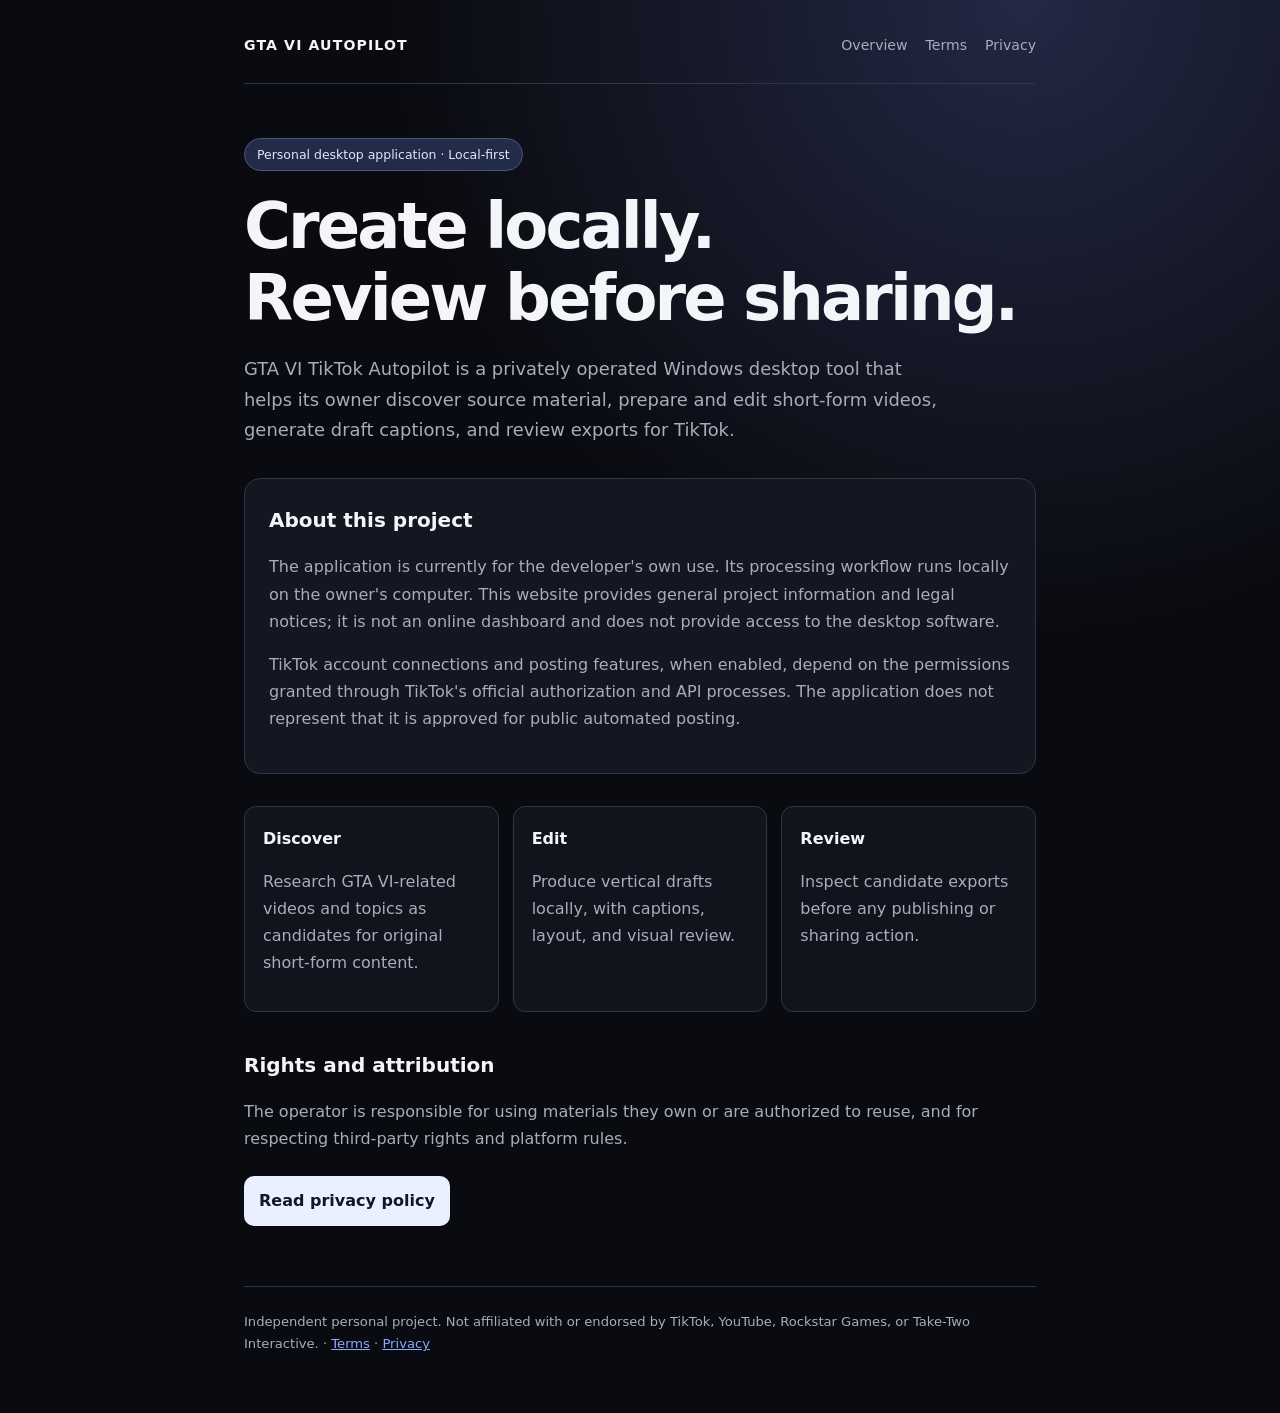
<file: index.html>
<!DOCTYPE html><html lang="en"><head><meta charset="utf-8"><meta name="viewport" content="width=device-width, initial-scale=1"><meta name="robots" content="noindex,nofollow"><meta name="description" content="Information about the privately operated GTA VI TikTok Autopilot desktop tool."><title>GTA VI Autopilot — Desktop Creator Tool</title><link rel="stylesheet" href="style.css"></head><body><div class="wrap"><header><span class="brand">GTA VI AUTOPILOT</span><nav><a href="index.html">Overview</a><a href="terms.html">Terms</a><a href="privacy.html">Privacy</a></nav></header><main><span class="pill">Personal desktop application · Local-first</span><h1>Create locally.<br>Review before sharing.</h1><p class="lead">GTA VI TikTok Autopilot is a privately operated Windows desktop tool that helps its owner discover source material, prepare and edit short-form videos, generate draft captions, and review exports for TikTok.</p><div class="panel"><h2 style="margin-top:0">About this project</h2><p>The application is currently for the developer's own use. Its processing workflow runs locally on the owner's computer. This website provides general project information and legal notices; it is not an online dashboard and does not provide access to the desktop software.</p><p>TikTok account connections and posting features, when enabled, depend on the permissions granted through TikTok's official authorization and API processes. The application does not represent that it is approved for public automated posting.</p></div><div class="grid"><div class="tile"><strong>Discover</strong><p>Research GTA VI-related videos and topics as candidates for original short-form content.</p></div><div class="tile"><strong>Edit</strong><p>Produce vertical drafts locally, with captions, layout, and visual review.</p></div><div class="tile"><strong>Review</strong><p>Inspect candidate exports before any publishing or sharing action.</p></div></div><h2>Rights and attribution</h2><p>The operator is responsible for using materials they own or are authorized to reuse, and for respecting third-party rights and platform rules.</p><a class="btn" href="privacy.html">Read privacy policy</a></main><footer>Independent personal project. Not affiliated with or endorsed by TikTok, YouTube, Rockstar Games, or Take-Two Interactive. · <a href="terms.html">Terms</a> · <a href="privacy.html">Privacy</a></footer></div></body></html>
</file>
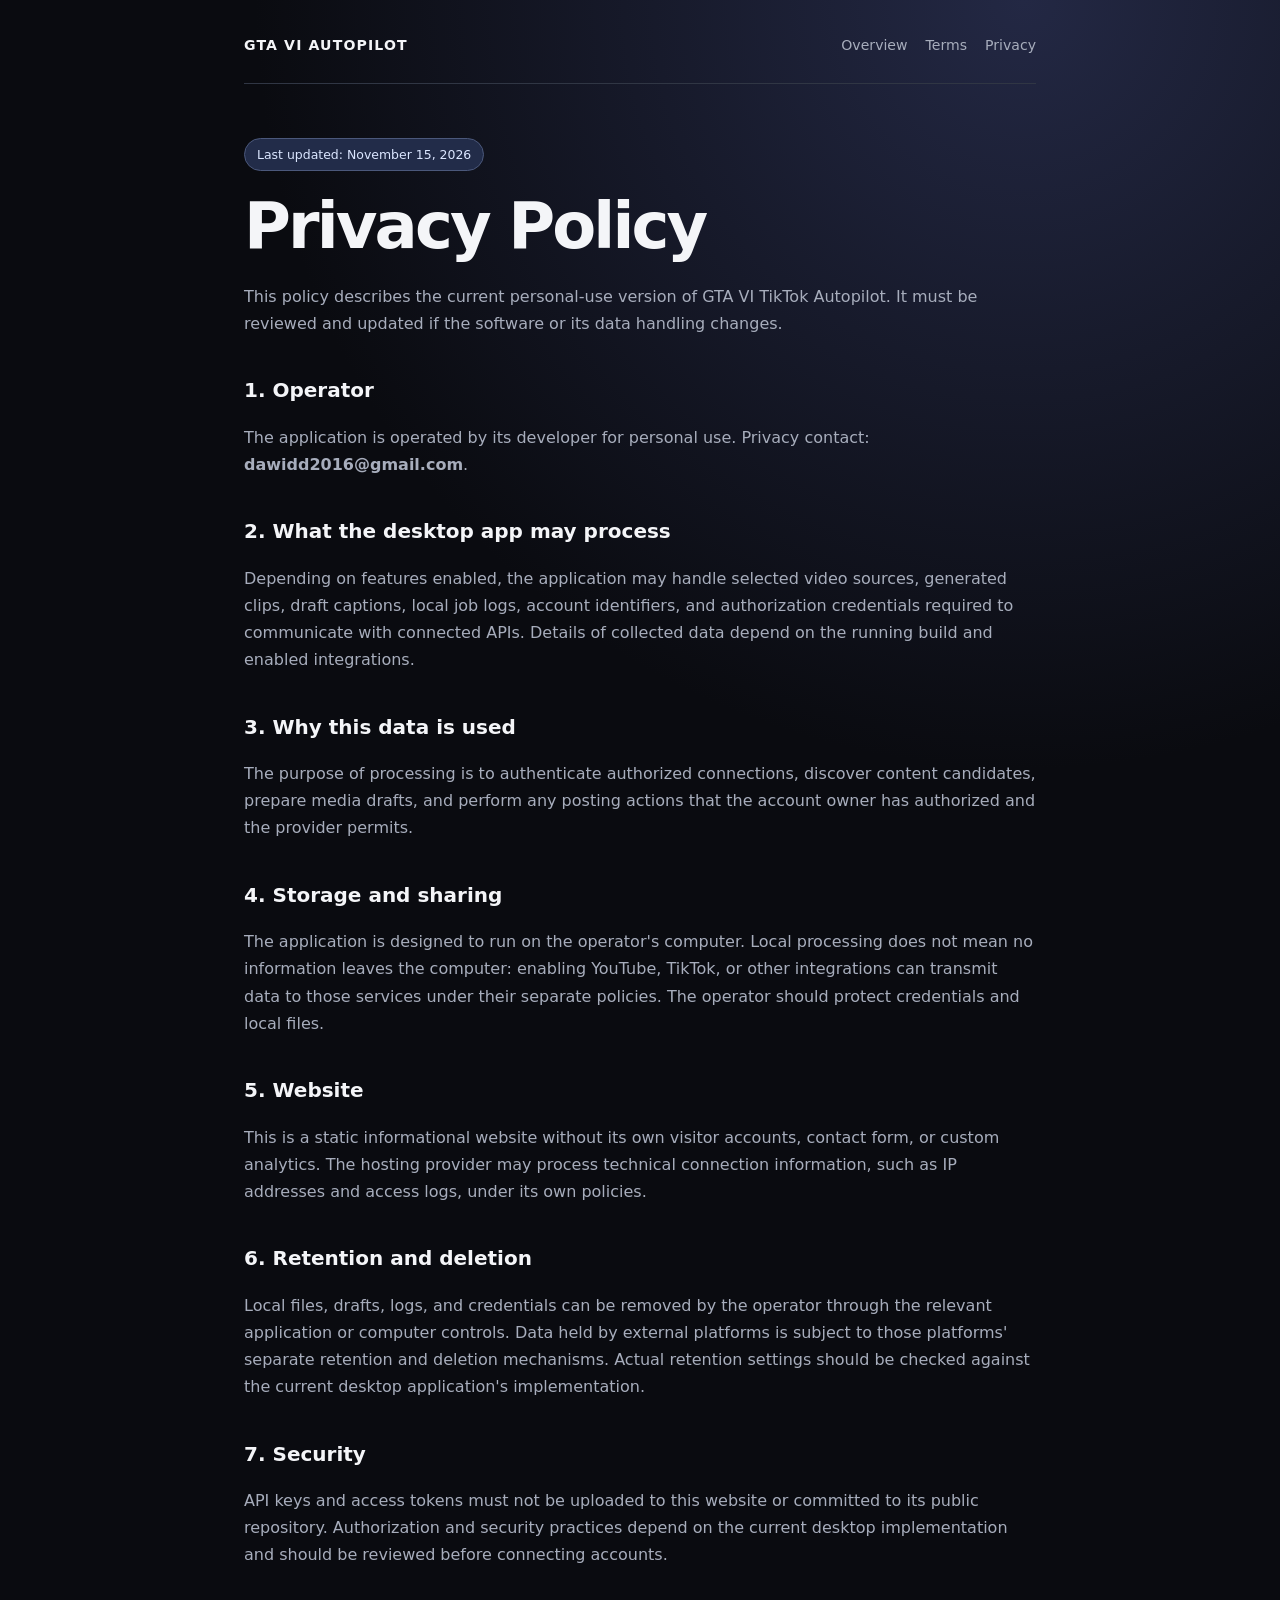
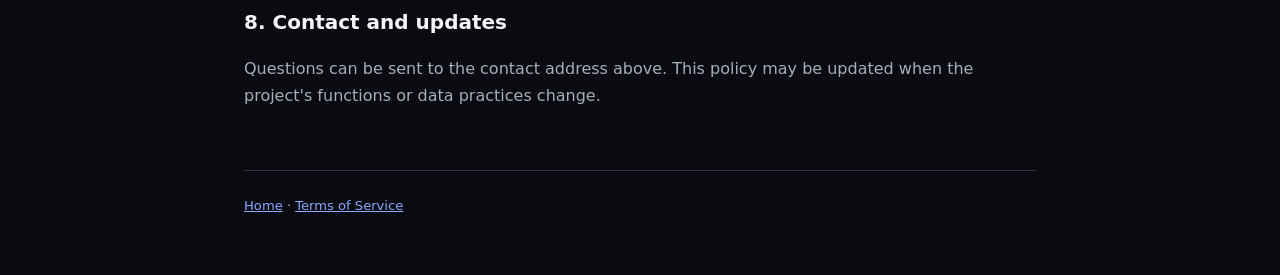
<file: privacy.html>
<!DOCTYPE html><html lang="en"><head><meta charset="utf-8"><meta name="viewport" content="width=device-width, initial-scale=1"><meta name="robots" content="noindex,nofollow"><title>Privacy Policy — GTA VI Autopilot</title><link rel="stylesheet" href="style.css"></head><body><div class="wrap"><header><span class="brand">GTA VI AUTOPILOT</span><nav><a href="index.html">Overview</a><a href="terms.html">Terms</a><a href="privacy.html">Privacy</a></nav></header><main><span class="pill">Last updated: November 15, 2026</span><h1>Privacy Policy</h1><p>This policy describes the current personal-use version of GTA VI TikTok Autopilot. It must be reviewed and updated if the software or its data handling changes.</p><h2>1. Operator</h2><p>The application is operated by its developer for personal use. Privacy contact: <strong>dawidd2016@gmail.com</strong>.</p><h2>2. What the desktop app may process</h2><p>Depending on features enabled, the application may handle selected video sources, generated clips, draft captions, local job logs, account identifiers, and authorization credentials required to communicate with connected APIs. Details of collected data depend on the running build and enabled integrations.</p><h2>3. Why this data is used</h2><p>The purpose of processing is to authenticate authorized connections, discover content candidates, prepare media drafts, and perform any posting actions that the account owner has authorized and the provider permits.</p><h2>4. Storage and sharing</h2><p>The application is designed to run on the operator's computer. Local processing does not mean no information leaves the computer: enabling YouTube, TikTok, or other integrations can transmit data to those services under their separate policies. The operator should protect credentials and local files.</p><h2>5. Website</h2><p>This is a static informational website without its own visitor accounts, contact form, or custom analytics. The hosting provider may process technical connection information, such as IP addresses and access logs, under its own policies.</p><h2>6. Retention and deletion</h2><p>Local files, drafts, logs, and credentials can be removed by the operator through the relevant application or computer controls. Data held by external platforms is subject to those platforms' separate retention and deletion mechanisms. Actual retention settings should be checked against the current desktop application's implementation.</p><h2>7. Security</h2><p>API keys and access tokens must not be uploaded to this website or committed to its public repository. Authorization and security practices depend on the current desktop implementation and should be reviewed before connecting accounts.</p><h2>8. Contact and updates</h2><p>Questions can be sent to the contact address above. This policy may be updated when the project's functions or data practices change.</p></main><footer><a href="index.html">Home</a> · <a href="terms.html">Terms of Service</a></footer></div></body></html>
</file>
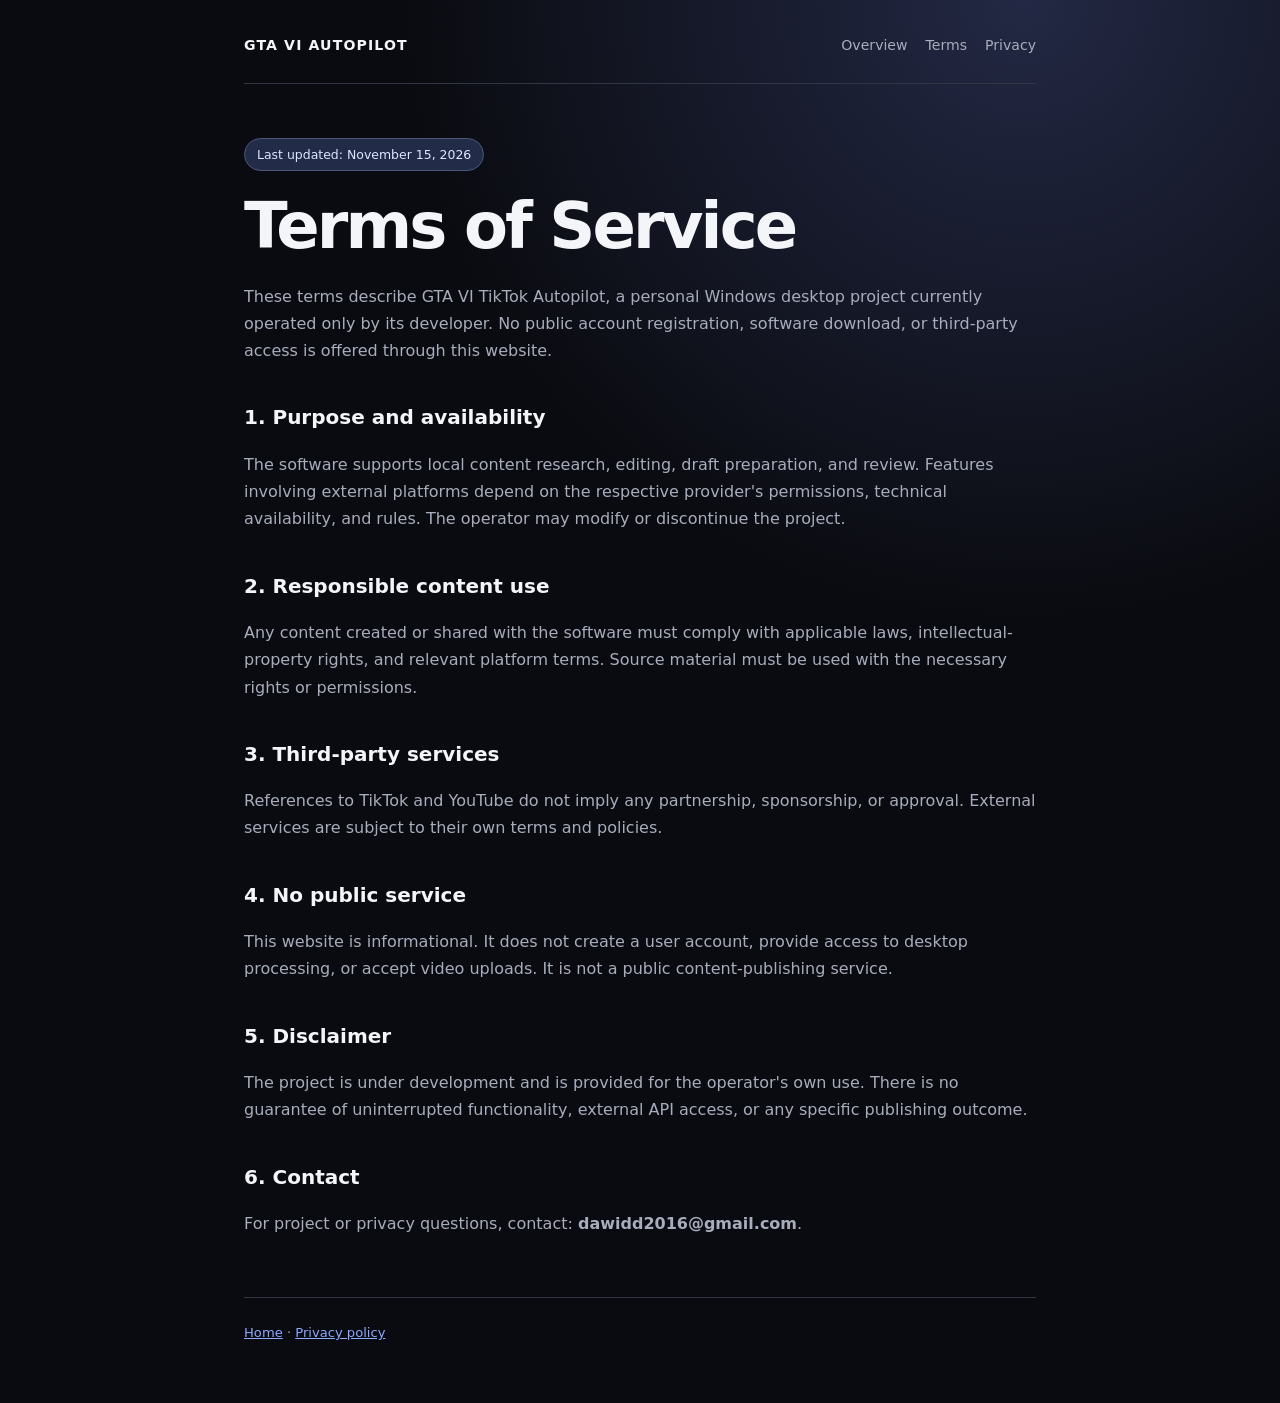
<file: terms.html>
<!DOCTYPE html><html lang="en"><head><meta charset="utf-8"><meta name="viewport" content="width=device-width, initial-scale=1"><meta name="robots" content="noindex,nofollow"><title>Terms of Service — GTA VI Autopilot</title><link rel="stylesheet" href="style.css"></head><body><div class="wrap"><header><span class="brand">GTA VI AUTOPILOT</span><nav><a href="index.html">Overview</a><a href="terms.html">Terms</a><a href="privacy.html">Privacy</a></nav></header><main><span class="pill">Last updated: November 15, 2026</span><h1>Terms of Service</h1><p>These terms describe GTA VI TikTok Autopilot, a personal Windows desktop project currently operated only by its developer. No public account registration, software download, or third-party access is offered through this website.</p><h2>1. Purpose and availability</h2><p>The software supports local content research, editing, draft preparation, and review. Features involving external platforms depend on the respective provider's permissions, technical availability, and rules. The operator may modify or discontinue the project.</p><h2>2. Responsible content use</h2><p>Any content created or shared with the software must comply with applicable laws, intellectual-property rights, and relevant platform terms. Source material must be used with the necessary rights or permissions.</p><h2>3. Third-party services</h2><p>References to TikTok and YouTube do not imply any partnership, sponsorship, or approval. External services are subject to their own terms and policies.</p><h2>4. No public service</h2><p>This website is informational. It does not create a user account, provide access to desktop processing, or accept video uploads. It is not a public content-publishing service.</p><h2>5. Disclaimer</h2><p>The project is under development and is provided for the operator's own use. There is no guarantee of uninterrupted functionality, external API access, or any specific publishing outcome.</p><h2>6. Contact</h2><p>For project or privacy questions, contact: <strong>dawidd2016@gmail.com</strong>.</p></main><footer><a href="index.html">Home</a> · <a href="privacy.html">Privacy policy</a></footer></div></body></html>
</file>
<file: style.css>
:root{color-scheme:dark;--bg:#0a0b10;--panel:#141721;--line:#303644;--text:#f4f5f8;--sub:#a7adbc;--accent:#8aa9ff}*{box-sizing:border-box}body{margin:0;background:radial-gradient(circle at 80% 0%,#232844 0%,transparent 36%),var(--bg);color:var(--text);font-family:Inter,system-ui,-apple-system,Segoe UI,sans-serif;line-height:1.7}a{color:var(--accent)}.wrap{max-width:840px;padding:34px 24px;margin:auto}header{display:flex;align-items:center;justify-content:space-between;gap:16px;flex-wrap:wrap;border-bottom:1px solid var(--line);padding-bottom:25px}.brand{font-weight:800;letter-spacing:.08em;font-size:.88rem}nav{display:flex;gap:18px;flex-wrap:wrap}nav a{text-decoration:none;font-size:.88rem;color:var(--sub)}nav a:hover{color:white}.pill{display:inline-block;border:1px solid #4b587b;background:#222c49;color:#dbe6ff;padding:5px 12px;border-radius:999px;font-size:.78rem;margin:54px 0 10px}h1{font-size:clamp(2.1rem,5vw,4rem);line-height:1.12;letter-spacing:-.045em;margin:10px 0 20px}h2{font-size:1.25rem;margin-top:36px}p,li{color:var(--sub)}.lead{font-size:1.12rem;max-width:700px}.panel{background:var(--panel);border:1px solid var(--line);border-radius:16px;padding:24px;margin:32px 0}.grid{display:grid;grid-template-columns:repeat(auto-fit,minmax(210px,1fr));gap:14px}.tile{border:1px solid var(--line);border-radius:12px;padding:18px;background:#11141d}.tile strong{display:block;margin-bottom:8px}.btn{display:inline-block;text-decoration:none;border-radius:10px;padding:11px 15px;background:#eaf0ff;color:#141721;font-weight:700;margin-top:8px}footer{border-top:1px solid var(--line);padding:24px 0;margin-top:60px;color:var(--sub);font-size:.82rem}code{background:#212532;border-radius:4px;padding:2px 5px}ul{padding-left:22px}@media(max-width:600px){.wrap{padding:22px 18px}}
</file>
